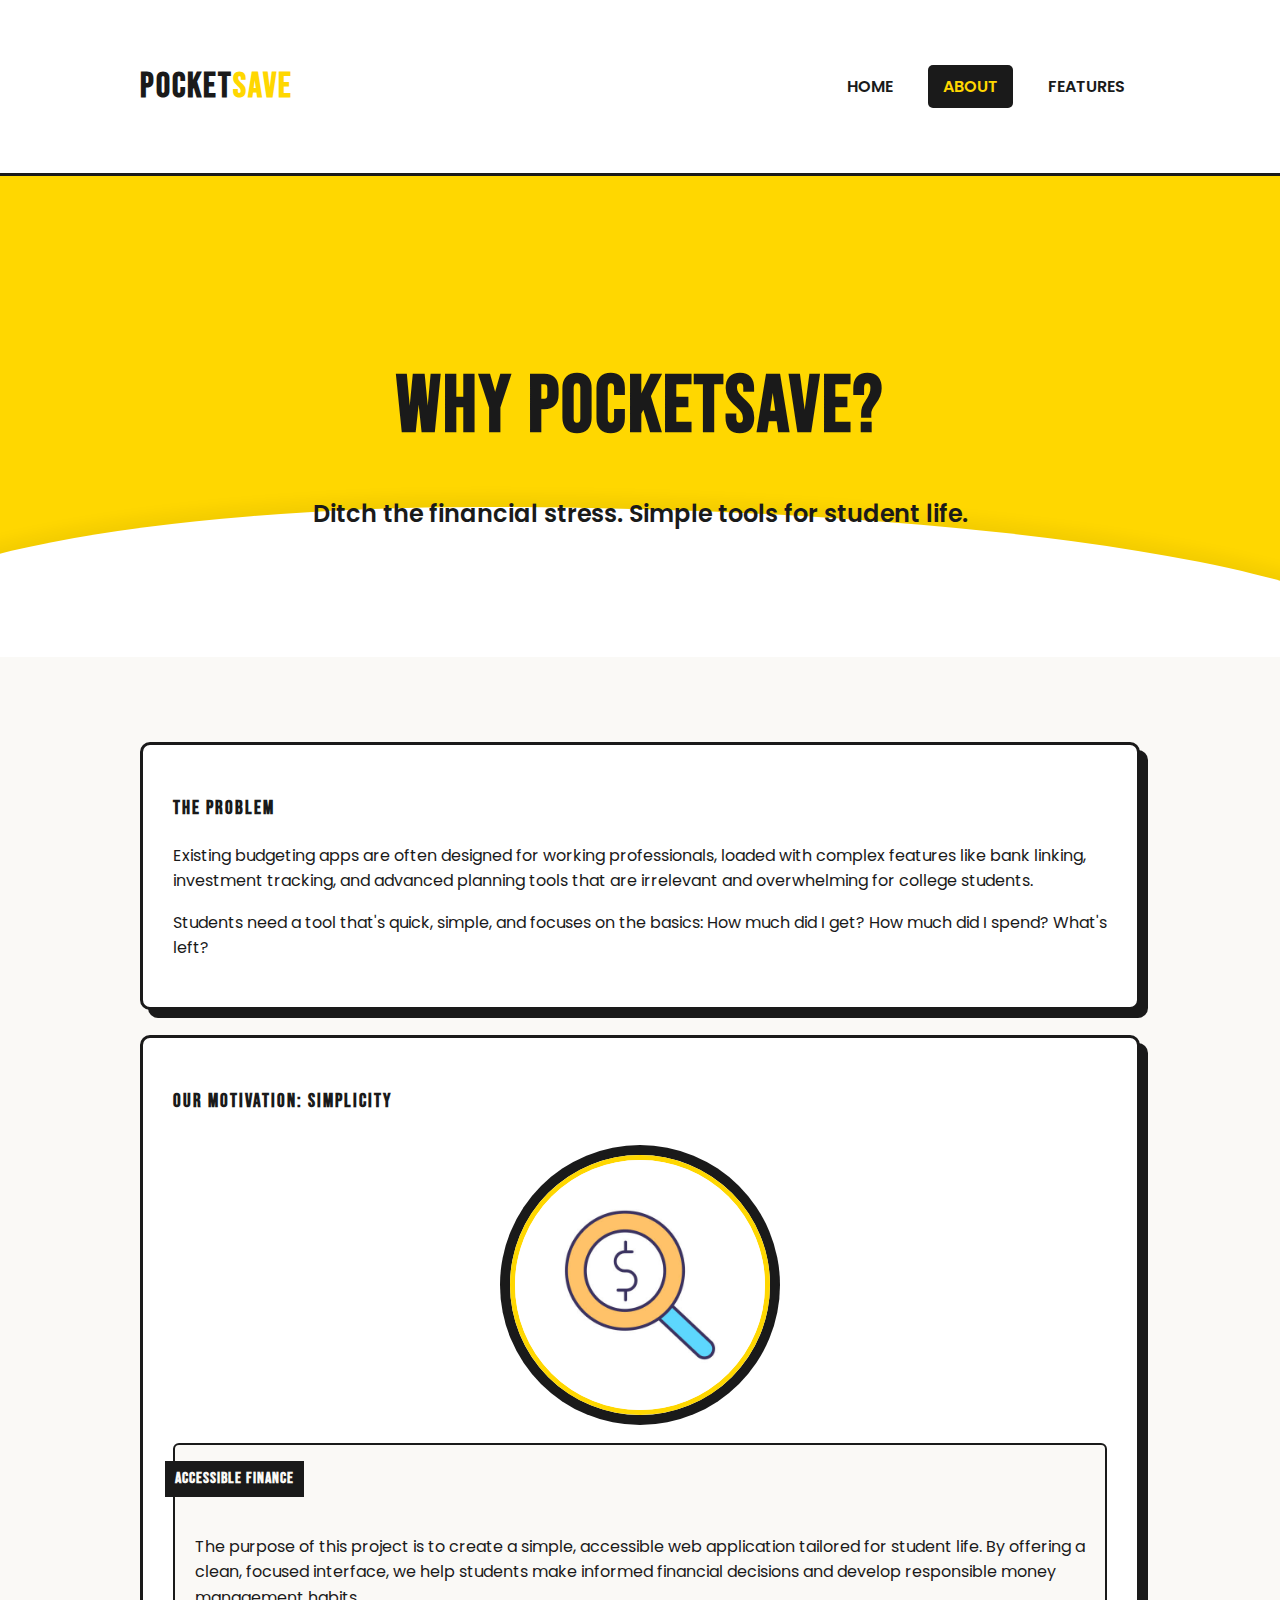
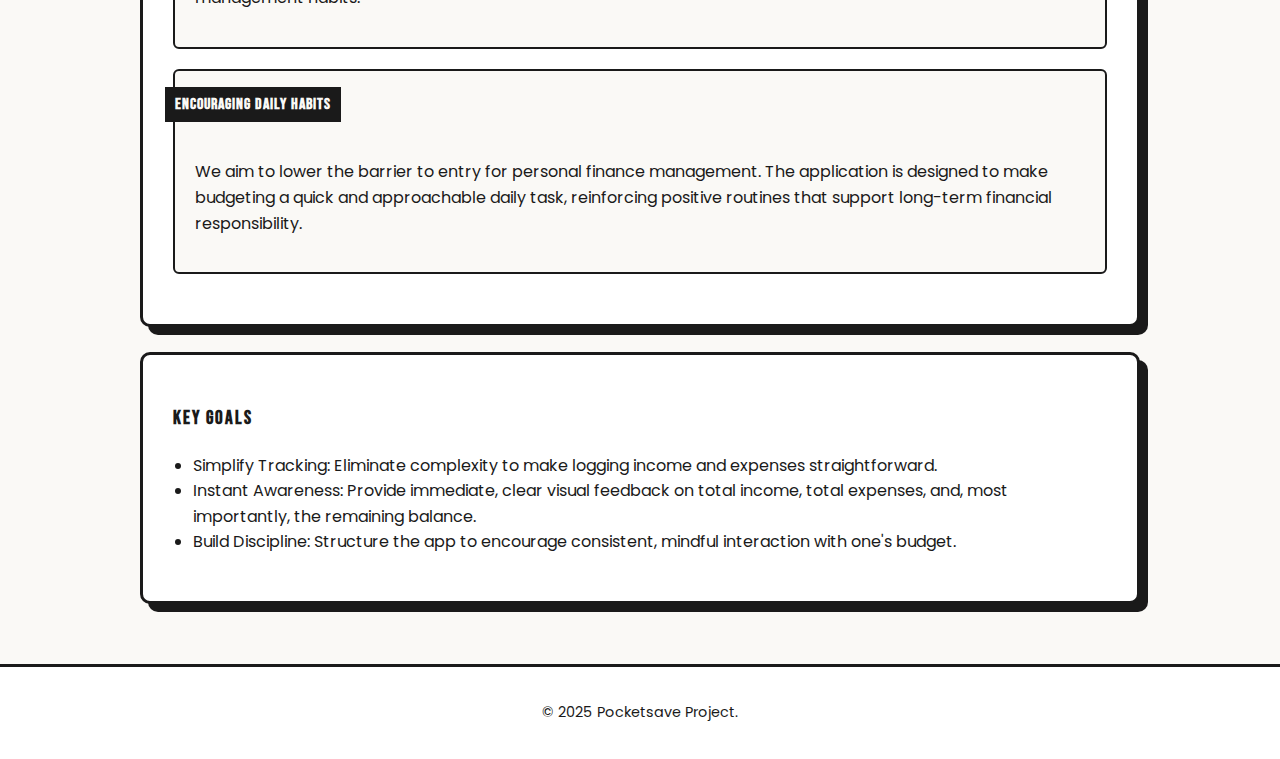
<file: about.html>
<!DOCTYPE html>
<html lang="en">
<head>
    <meta charset="UTF-8">
    <meta name="viewport" content="width=device-width, initial-scale=1.0">
    <title>About PocketSave</title>
    <link rel="stylesheet" href="styles.css">
</head>
<body>
    <header>
        <div class="container header-content">
            <h1>POCKET<span>SAVE</span></h1>
            <nav>
                <ul>
                    <li><a href="index.html">HOME</a></li>
                    <li><a href="about.html" class="active">ABOUT</a></li>
                    <li><a href="services.html">FEATURES</a></li>
                </ul>
            </nav>
        </div>
    </header>

    <div class="banner-section">
        <div class="splash-decorator" aria-hidden="true"></div>
        <div class="container">
            <div class="hero">
                <h2>WHY POCKETSAVE?</h2>
                <p class="tagline">Ditch the financial stress. Simple tools for student life.</p>
            </div>
        </div>
    </div>

    <main class="container">
        <div class="card">
            <h3>THE PROBLEM</h3>
            <p>Existing budgeting apps are often designed for working professionals, loaded with complex features like bank linking, investment tracking, and advanced planning tools that are irrelevant and overwhelming for college students.</p>
            <p>Students need a tool that's quick, simple, and focuses on the basics: How much did I get? How much did I spend? What's left?</p>
        </div>
        
        <div class="card">
            <h3>OUR MOTIVATION: SIMPLICITY</h3>
            <div class="illustration-box">
                <img src="photos/pocketSave.jpg" alt="Savings" style="max-width: 250px;">
            </div>

            <div class="key-point">
                <h4>ACCESSIBLE FINANCE</h4>
                <p>The purpose of this project is to create a simple, accessible web application tailored for student life. By offering a clean, focused interface, we help students make informed financial decisions and develop responsible money management habits.</p>
            </div>
            <div class="key-point">
                <h4>ENCOURAGING DAILY HABITS</h4>
                <p>We aim to lower the barrier to entry for personal finance management. The application is designed to make budgeting a quick and approachable daily task, reinforcing positive routines that support long-term financial responsibility.</p>
            </div>
        </div>

        <div class="card">
            <h3>KEY GOALS</h3>
            <ul style="list-style: disc; padding-left: 20px;">
                <li>Simplify Tracking: Eliminate complexity to make logging income and expenses straightforward.</li>
                <li>Instant Awareness: Provide immediate, clear visual feedback on total income, total expenses, and, most importantly, the remaining balance.</li>
                <li>Build Discipline: Structure the app to encourage consistent, mindful interaction with one's budget.</li>
            </ul>
        </div>
        
    </main>

    <footer>
        <p>&copy; 2025 Pocketsave Project.</p>
    </footer>
</body>
</html>
</file>
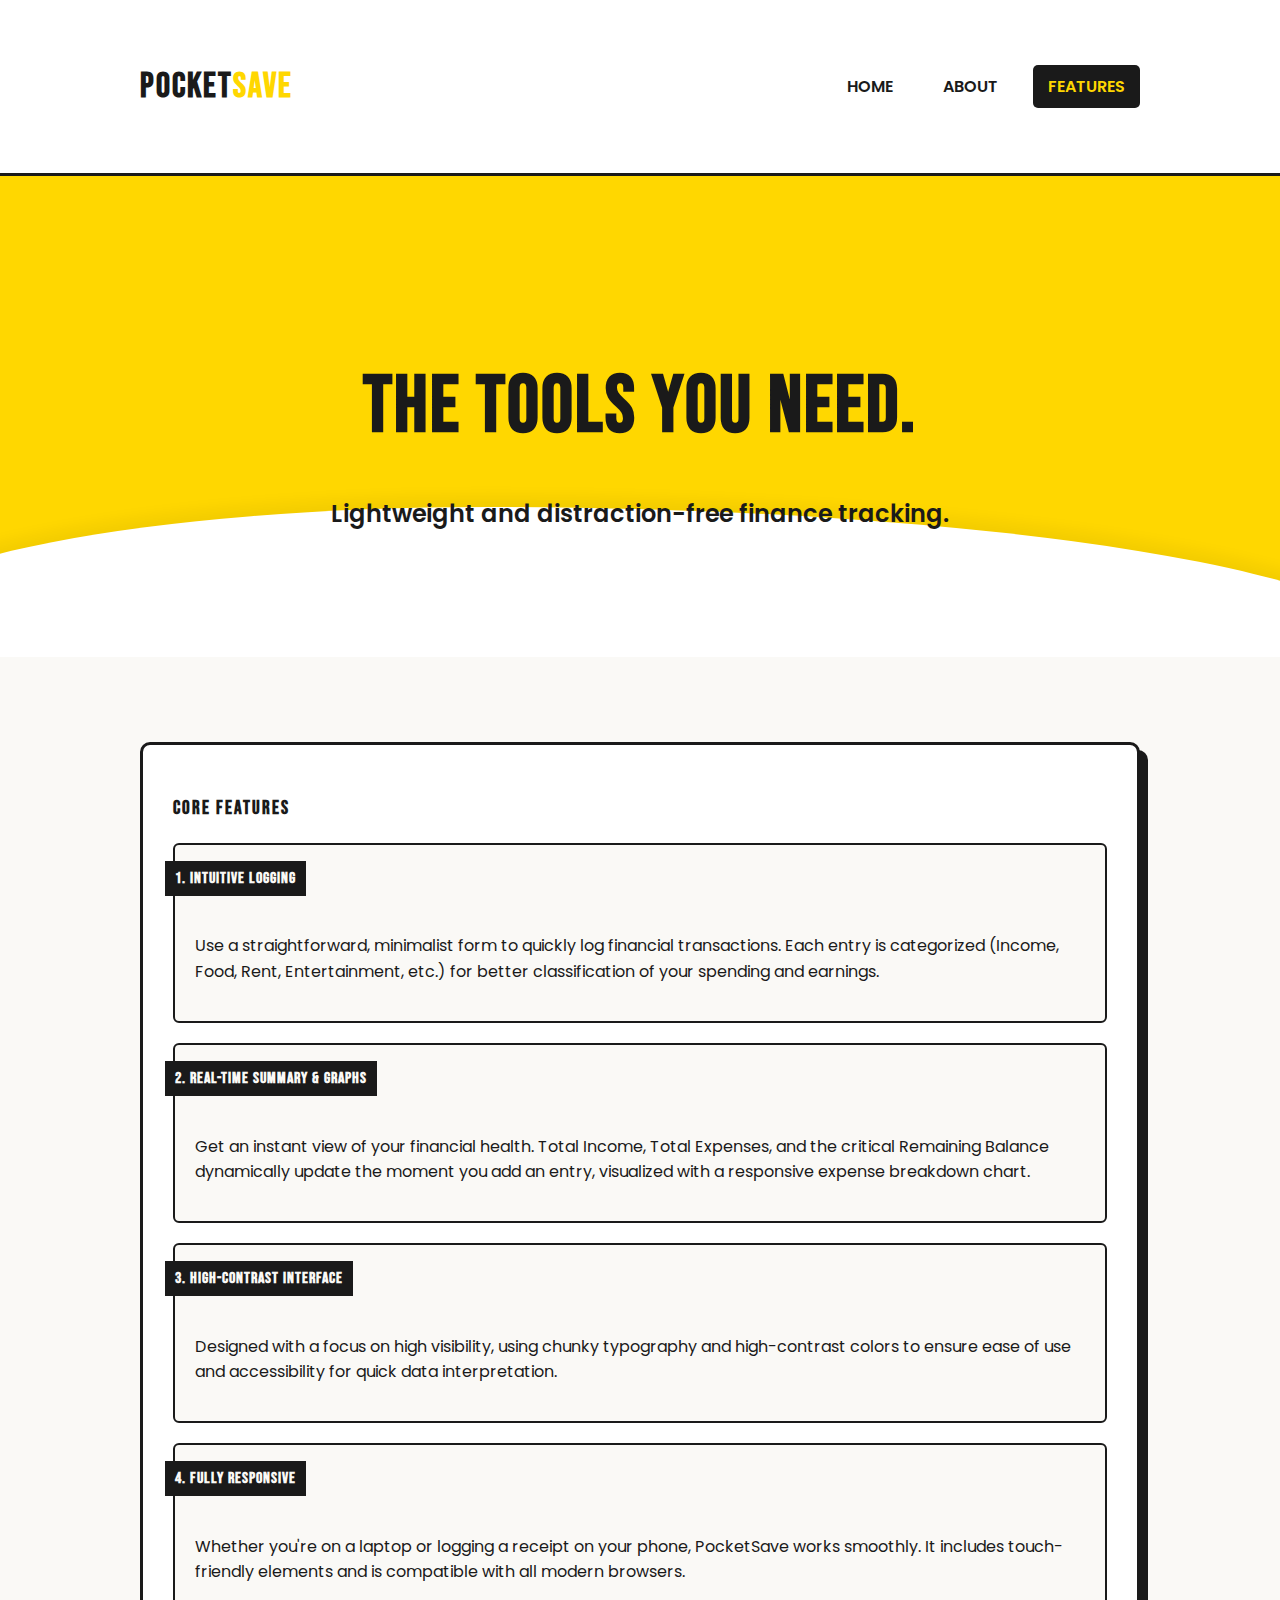
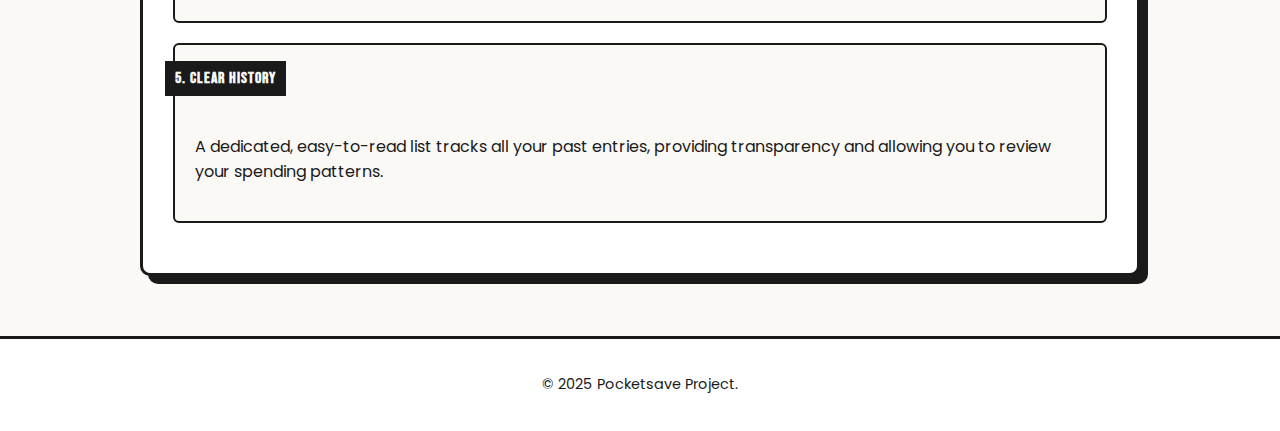
<file: services.html>
<!DOCTYPE html>
<html lang="en">
<head>
    <meta charset="UTF-8">
    <meta name="viewport" content="width=device-width, initial-scale=1.0">
    <title>PocketSave Features</title>
    <link rel="stylesheet" href="styles.css">
</head>
<body>
    <header>
        <div class="container header-content">
            <h1>POCKET<span>SAVE</span></h1>
            <nav>
                <ul>
                    <li><a href="index.html">HOME</a></li>
                    <li><a href="about.html">ABOUT</a></li>
                    <li><a href="services.html" class="active">FEATURES</a></li>
                </ul>
            </nav>
        </div>
    </header>

    <div class="banner-section">
        <div class="splash-decorator" aria-hidden="true"></div>
        <div class="container">
            <div class="hero">
                <h2>THE TOOLS YOU NEED.</h2>
                <p class="tagline">Lightweight and distraction-free finance tracking.</p>
            </div>
        </div>
    </div>

    <main class="container">
        <div class="card">
            <h3>CORE FEATURES</h3>
            <ul style="list-style: none; padding: 0;">
                <li class="key-point">
                    <h4>1. INTUITIVE LOGGING</h4>
                    <p>Use a straightforward, minimalist form to quickly log financial transactions. Each entry is categorized (Income, Food, Rent, Entertainment, etc.) for better classification of your spending and earnings.</p>
                </li>
                <li class="key-point">
                    <h4>2. REAL-TIME SUMMARY & GRAPHS</h4>
                    <p>Get an instant view of your financial health. Total Income, Total Expenses, and the critical Remaining Balance dynamically update the moment you add an entry, visualized with a responsive expense breakdown chart.</p>
                </li>
                <li class="key-point">
                    <h4>3. HIGH-CONTRAST INTERFACE</h4>
                    <p>Designed with a focus on high visibility, using chunky typography and high-contrast colors to ensure ease of use and accessibility for quick data interpretation.</p>
                </li>
                <li class="key-point">
                    <h4>4. FULLY RESPONSIVE</h4>
                    <p>Whether you're on a laptop or logging a receipt on your phone, PocketSave works smoothly. It includes touch-friendly elements and is compatible with all modern browsers.</p>
                </li>
                <li class="key-point">
                    <h4>5. CLEAR HISTORY</h4>
                    <p>A dedicated, easy-to-read list tracks all your past entries, providing transparency and allowing you to review your spending patterns.</p>
                </li>
            </ul>
        </div>
    </main>

    <footer>
        <p>&copy; 2025 Pocketsave Project.</p>
    </footer>
</body>
</html>
</file>
<file: styles.css>
/* styles.css - High Contrast Chunky Theme */

@import url('https://fonts.googleapis.com/css2?family=Bebas+Neue&family=Poppins:wght@400;600;700&display=swap');

:root {
    /* High Contrast Color Palette */
    --primary-color: #1A1A1A;  /* Dark Black/Grey */
    --secondary-color: #FFD700; /* Vibrant Yellow */
    --background-color: #FAF9F6;  /* Cream/Off-White */
    --card-background: #ffffff; /* Pure White for card contrast */
    --success-color: #388E3C; /* Dark Green for contrast on light BG */
    --danger-color: #C62828;  /* Dark Red for contrast on light BG */
    --text-color: var(--primary-color);
    --border-color: #e0e0e0;
}

body {
    font-family: 'Poppins', sans-serif;
    margin: 0;
    padding: 0;
    background-color: var(--background-color);
    color: var(--text-color);
    line-height: 1.6;
}

.container {
    max-width: 1000px;
    margin: 0 auto;
    padding: 20px;
}

/* --- Typography --- */
h1, h2, h3 {
    font-family: 'Bebas Neue', sans-serif;
    letter-spacing: 2px;
    text-transform: uppercase;
    color: var(--primary-color);
}

.hero h2 {
    font-size: 4em;
    margin-bottom: 0;
}

.tagline {
    font-size: 1.5em;
    font-weight: 600;
    color: var(--primary-color);
}


/* --- 1. Main Header (Title and Nav) --- */
header {
    background-color: var(--card-background);
    color: var(--primary-color);
    padding: 15px 0;
    box-shadow: 0 4px 8px rgba(0,0,0,0.05);
    border-bottom: 3px solid var(--primary-color); /* Added separator */
}
header .header-content {
    display: flex; 
    justify-content: space-between; 
    align-items: center;
}

header h1 {
    font-size: 2.2em;
    padding-left: 0; /* Removed padding for container alignment */
}
header h1 span {
    color: var(--secondary-color);
}

nav ul {
    list-style: none;
    padding: 0;
    margin: 0;
    display: flex;
}

nav ul li {
    margin-left: 20px;
}

nav ul li a {
    color: var(--primary-color);
    text-decoration: none;
    font-weight: 600;
    transition: background-color 0.3s;
    padding: 10px 15px;
    border-radius: 5px;
}

nav ul li a:hover,
nav ul li a.active {
    background-color: var(--primary-color);
    color: var(--secondary-color);
}


/* --- 2. Banner Section (Yellow Block with Splash) --- */
.banner-section { /* Replaced .themed-header-banner */
    background-color: var(--secondary-color); /* Yellow background */
    position: relative;
    overflow: hidden;
    padding: 0;
    margin-bottom: 40px;
    color: var(--primary-color);
}

.banner-section .container {
    position: relative;
    z-index: 10;
}

.banner-section .hero {
    padding: 80px 20px 80px;
    text-align: center;
}

.banner-section .hero h2 {
    color: var(--primary-color); 
    font-size: 5em;
}
.banner-section .tagline {
    color: var(--primary-color);
}


/* --- Decorative Splash Element (Pure CSS) --- */
.splash-decorator {
    content: '';
    position: absolute;
    bottom: -150px;
    left: -10%;
    width: 120%;
    height: 300px;
    background-color: var(--card-background); /* White splash color */
    /* Organic, splat-like shape using border-radius */
    border-radius: 40% 60% 70% 30% / 40% 50% 50% 60%; 
    z-index: 5; /* Below content, above banner background */
    box-shadow: 0 -10px 15px rgba(0,0,0,0.05);
}

/* --- Card Styles --- */
.card {
    background-color: var(--card-background);
    padding: 30px;
    margin-top: 25px;
    border-radius: 10px;
    box-shadow: 8px 8px 0px var(--primary-color); /* Chunky Box Shadow */
    border: 3px solid var(--primary-color);
}

/* Budget Summary Grid */
.stats-grid {
    display: flex;
    justify-content: space-between;
    gap: 20px;
    margin-top: 20px;
}

.stat-box {
    text-align: center;
    padding: 20px;
    border-radius: 8px;
    flex: 1;
    min-width: 150px;
    border: 2px solid var(--border-color);
    transition: box-shadow 0.2s;
}

.stat-box:hover {
    box-shadow: 0 0 10px rgba(0, 0, 0, 0.1);
}

.stat-income { background-color: #E8F5E9; color: var(--success-color); border-color: var(--success-color); }
.stat-expense { background-color: #FFEBEE; color: var(--danger-color); border-color: var(--danger-color); }
.stat-balance { background-color: #E3F2FD; color: var(--primary-color); border-color: var(--primary-color); }

.stat-box .number {
    font-family: 'Bebas Neue', sans-serif;
    font-size: 3em;
    font-weight: 700;
    margin: 5px 0;
}

.stat-box .label {
    font-size: 0.9em;
    text-transform: uppercase;
    font-weight: 600;
}

.transaction-form {
    display: grid;
    grid-template-columns: 2fr 1fr 1fr 1fr; 
    gap: 15px;
    padding: 20px;
    background-color: var(--background-color); 
    border-radius: 8px;
    border: 1px solid var(--border-color);
}

.transaction-form input,
.transaction-form select {
    width: 100%;
    padding: 12px;
    border: 2px solid var(--primary-color);
    border-radius: 4px;
    box-sizing: border-box;
    font-size: 1em;
    font-family: 'Poppins', sans-serif;
}

.transaction-form button {
    background-color: var(--secondary-color);
    color: var(--primary-color);
    border: 2px solid var(--primary-color);
    padding: 10px 20px;
    border-radius: 4px;
    cursor: pointer;
    font-size: 1em;
    font-family: 'Bebas Neue', sans-serif;
    font-weight: normal;
    letter-spacing: 1px;
    transition: background-color 0.1s, transform 0.1s;
    align-self: flex-end;
}

.transaction-form button:hover {
    background-color: #FFC700;
    transform: translateY(-2px);
}

.reset-button {
    background-color: var(--danger-color); /* Red for caution */
    color: var(--card-background); /* White text for contrast */
    border: 2px solid var(--primary-color);
    padding: 10px 20px;
    border-radius: 4px;
    cursor: pointer;
    font-size: 1em;
    font-family: 'Bebas Neue', sans-serif;
    font-weight: normal;
    letter-spacing: 1px;
    transition: background-color 0.1s, transform 0.1s;
    margin-top: 15px; 
    width: 100%;
}

.reset-button:hover {
    background-color: #A02020; 
    transform: translateY(-2px);
}
#category-management {
    margin-top: 20px;
    padding: 20px;
    background-color: var(--background-color);
    border: 1px solid var(--border-color);
    border-radius: 8px;
}

#category-management h4 {
    font-family: 'Poppins', sans-serif;
    font-size: 1.2em;
    margin-bottom: 15px;
    color: var(--primary-color);
}

#new-category-form {
    display: flex;
    gap: 10px;
    margin-bottom: 20px;
}

#new-category-form input {
    flex-grow: 1;
    padding: 10px;
    border: 2px solid var(--primary-color);
    border-radius: 4px;
}

#new-category-form button {
    background-color: var(--success-color);
    color: white;
    border: 2px solid var(--primary-color);
    padding: 10px 15px;
    border-radius: 4px;
    cursor: pointer;
    font-family: 'Poppins', sans-serif;
    font-weight: 600;
}

#category-list {
    list-style: none;
    padding: 0;
    display: flex;
    flex-wrap: wrap;
    gap: 8px;
}

#category-list li {
    background-color: var(--card-background);
    border: 1px solid var(--border-color);
    padding: 5px 10px;
    border-radius: 15px;
    font-size: 0.9em;
    display: flex;
    align-items: center;
}

.delete-category-btn {
    background: none;
    border: none;
    color: var(--danger-color);
    margin-left: 5px;
    cursor: pointer;
    font-size: 1.1em;
    padding: 0;
    line-height: 1;
}

/* --- Transaction History List FIXES --- */

/* Transaction History List Container */
.transaction-list {
    list-style: none;
    padding: 0;
}

/* Individual List Item - Use Flexbox for side-by-side layout */
.transaction-list li {
    display: flex;
    justify-content: space-between;
    align-items: center; 
    
    /* Removed absolute positioning properties */
    position: static; 
    padding: 15px 0;
    border-bottom: 1px dashed var(--border-color);
    font-family: 'Poppins', sans-serif;
}

.transaction-list li:last-child {
    border-bottom: none;
}

/* New: Details container needs to expand to push content to the right */
.transaction-details {
    display: flex;
    flex-direction: column;
    flex-grow: 1; 
    margin-right: 15px; /* Adds gap between details and amount/button */
}

/* Amount Styling */
.transaction-amount {
    font-weight: 600;
    text-align: right;
    min-width: 80px; 
    margin-right: 10px; /* Space between amount and button */
}

.transaction-amount.income {
    color: var(--success-color);
}

.transaction-amount.expense {
    color: var(--danger-color);
}

/* Delete Button - Now flows inline with the flex container */
.delete-transaction-btn {
    /* Removed position: absolute, right: 0, top: 50%, transform: translateY(-50%) */
    background: none;
    border: none;
    color: var(--danger-color);
    cursor: pointer;
    font-size: 1.2em;
    padding: 5px;
    line-height: 1;
}

.delete-transaction-btn:hover {
    opacity: 1;
    color: #FF0000;
}
/* --- End of Transaction List FIXES --- */


/* --- About & Features Specific Styles --- */
.key-point {
    padding: 20px;
    background-color: var(--background-color);
    border-left: 5px solid var(--secondary-color);
    border-radius: 6px;
    margin-bottom: 20px;
    border: 2px solid var(--primary-color);
}
.key-point h4 {
    /* Use the dark background and light text for high contrast */
    background-color: var(--primary-color);
    color: var(--background-color); /* Use the cream color for text to stand out */
    display: inline-block;
    padding: 5px 10px;
    margin-top: -30px;
    margin-left: -30px;
    font-family: 'Bebas Neue', sans-serif;
    letter-spacing: 1px;
}

.illustration-box {
    text-align: center;
    padding: 20px 0;
}
.illustration-box img {
    max-width: 100%;
    height: auto;
    border-radius: 50%;
    border: 5px solid var(--secondary-color);
    box-shadow: 0 0 0 10px var(--primary-color);
}

/* --- Footer --- */
footer {
    text-align: center;
    padding: 20px 0;
    margin-top: 40px;
    border-top: 3px solid var(--primary-color);
    color: var(--primary-color);
    font-size: 0.9em;
    background-color: var(--card-background);
}

/* --- Mobile Responsiveness --- */
@media (max-width: 768px) {
    .banner-section .hero h2 {
        font-size: 3em;
    }
    header .header-content {
        flex-direction: column;
    }
    header h1 {
        margin-bottom: 10px;
    }
    nav ul {
        justify-content: center;
        flex-wrap: wrap;
    }
    nav ul li {
        margin: 5px 10px;
    }
    .stats-grid {
        flex-direction: column;
    }
    .transaction-form {
        grid-template-columns: 1fr;
    }
    .transaction-form button {
        align-self: stretch;
    }
    .reset-button {
        margin-top: 20px;
    }
    .stat-box {
        min-width: unset;
    }
}
</file>
